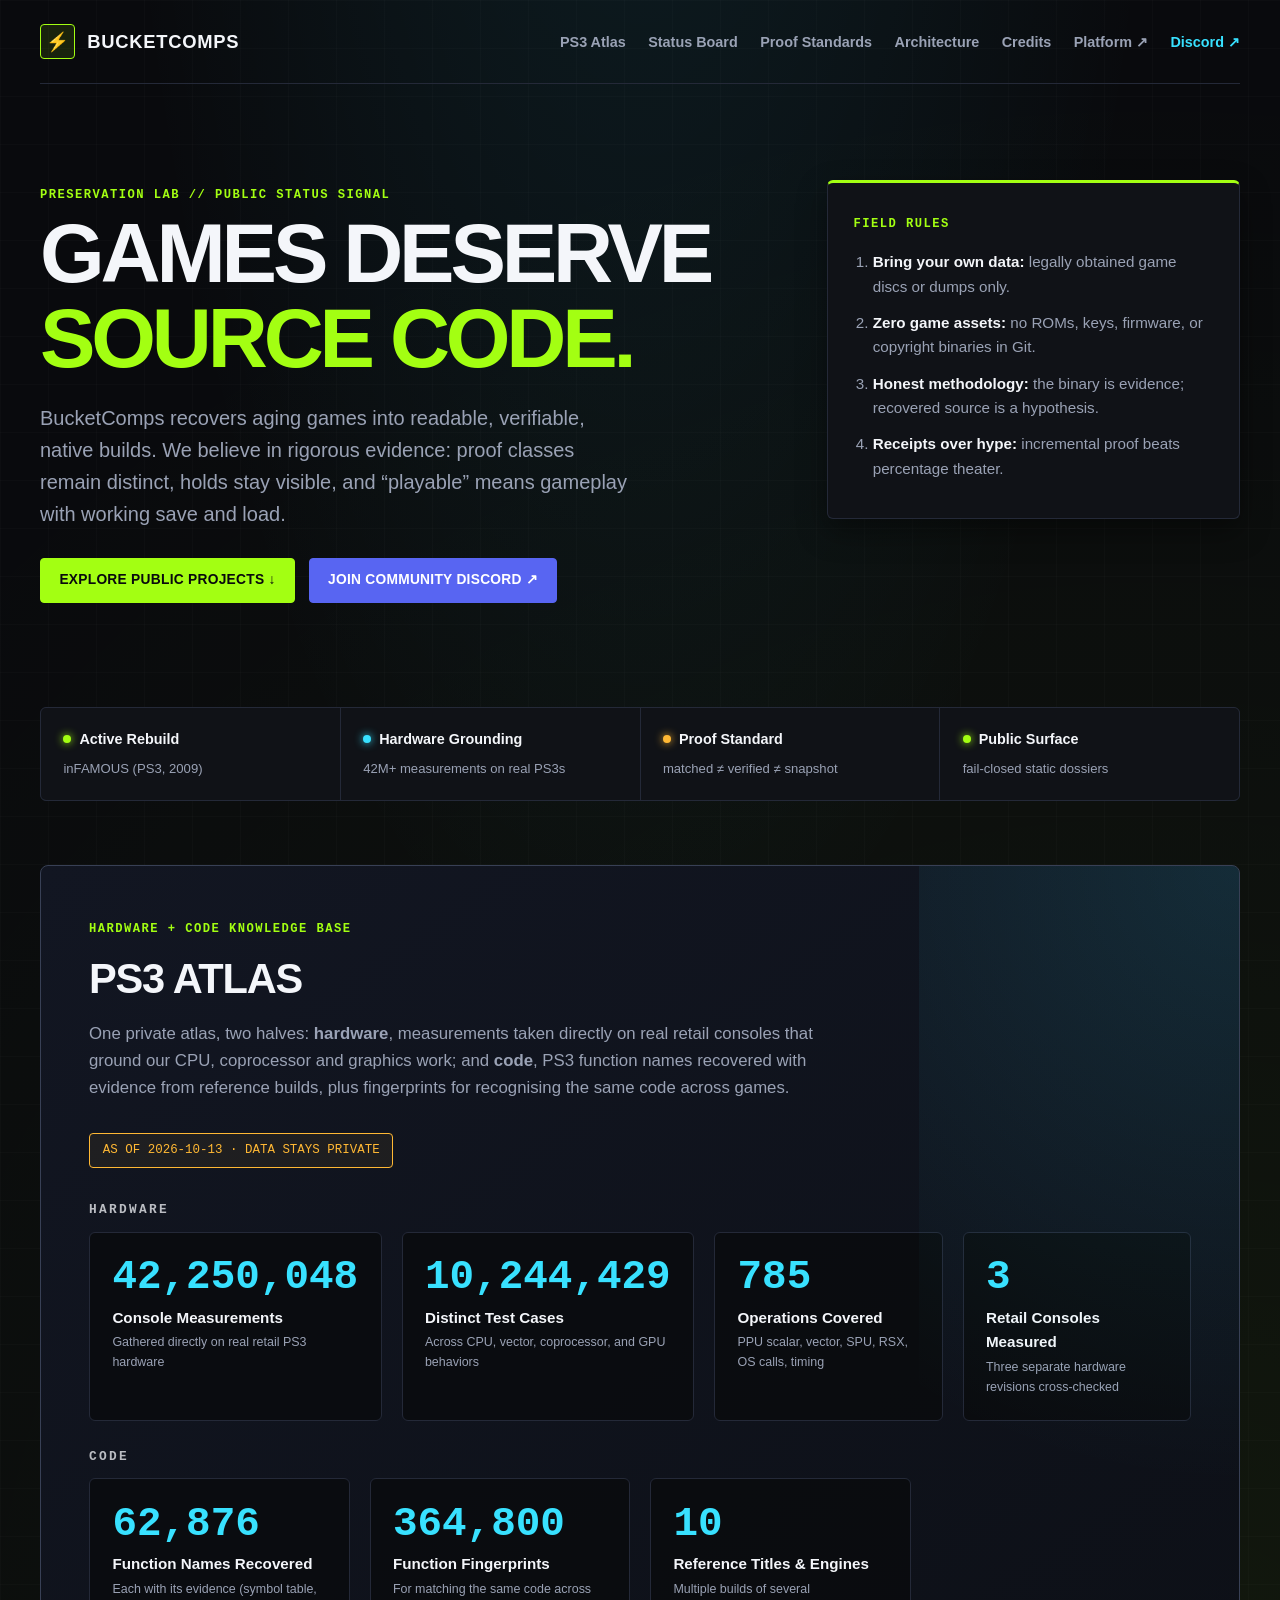
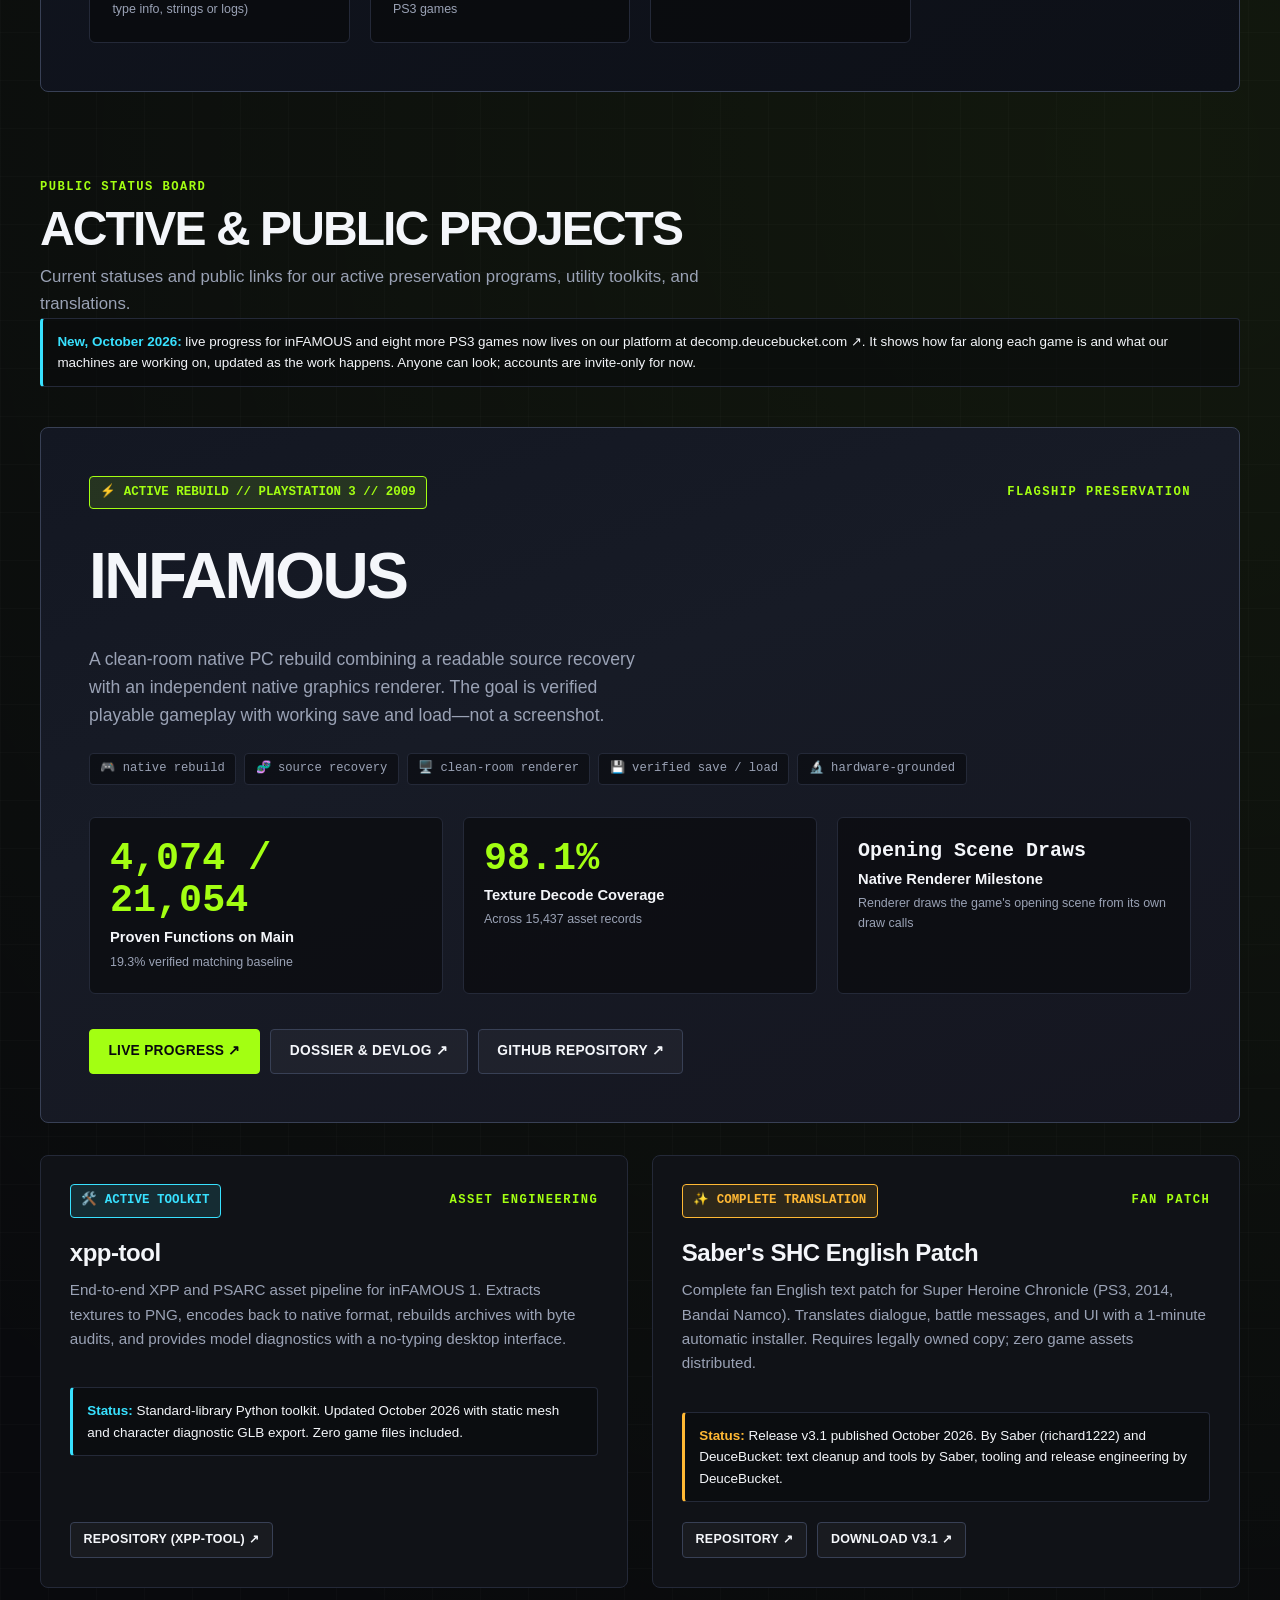
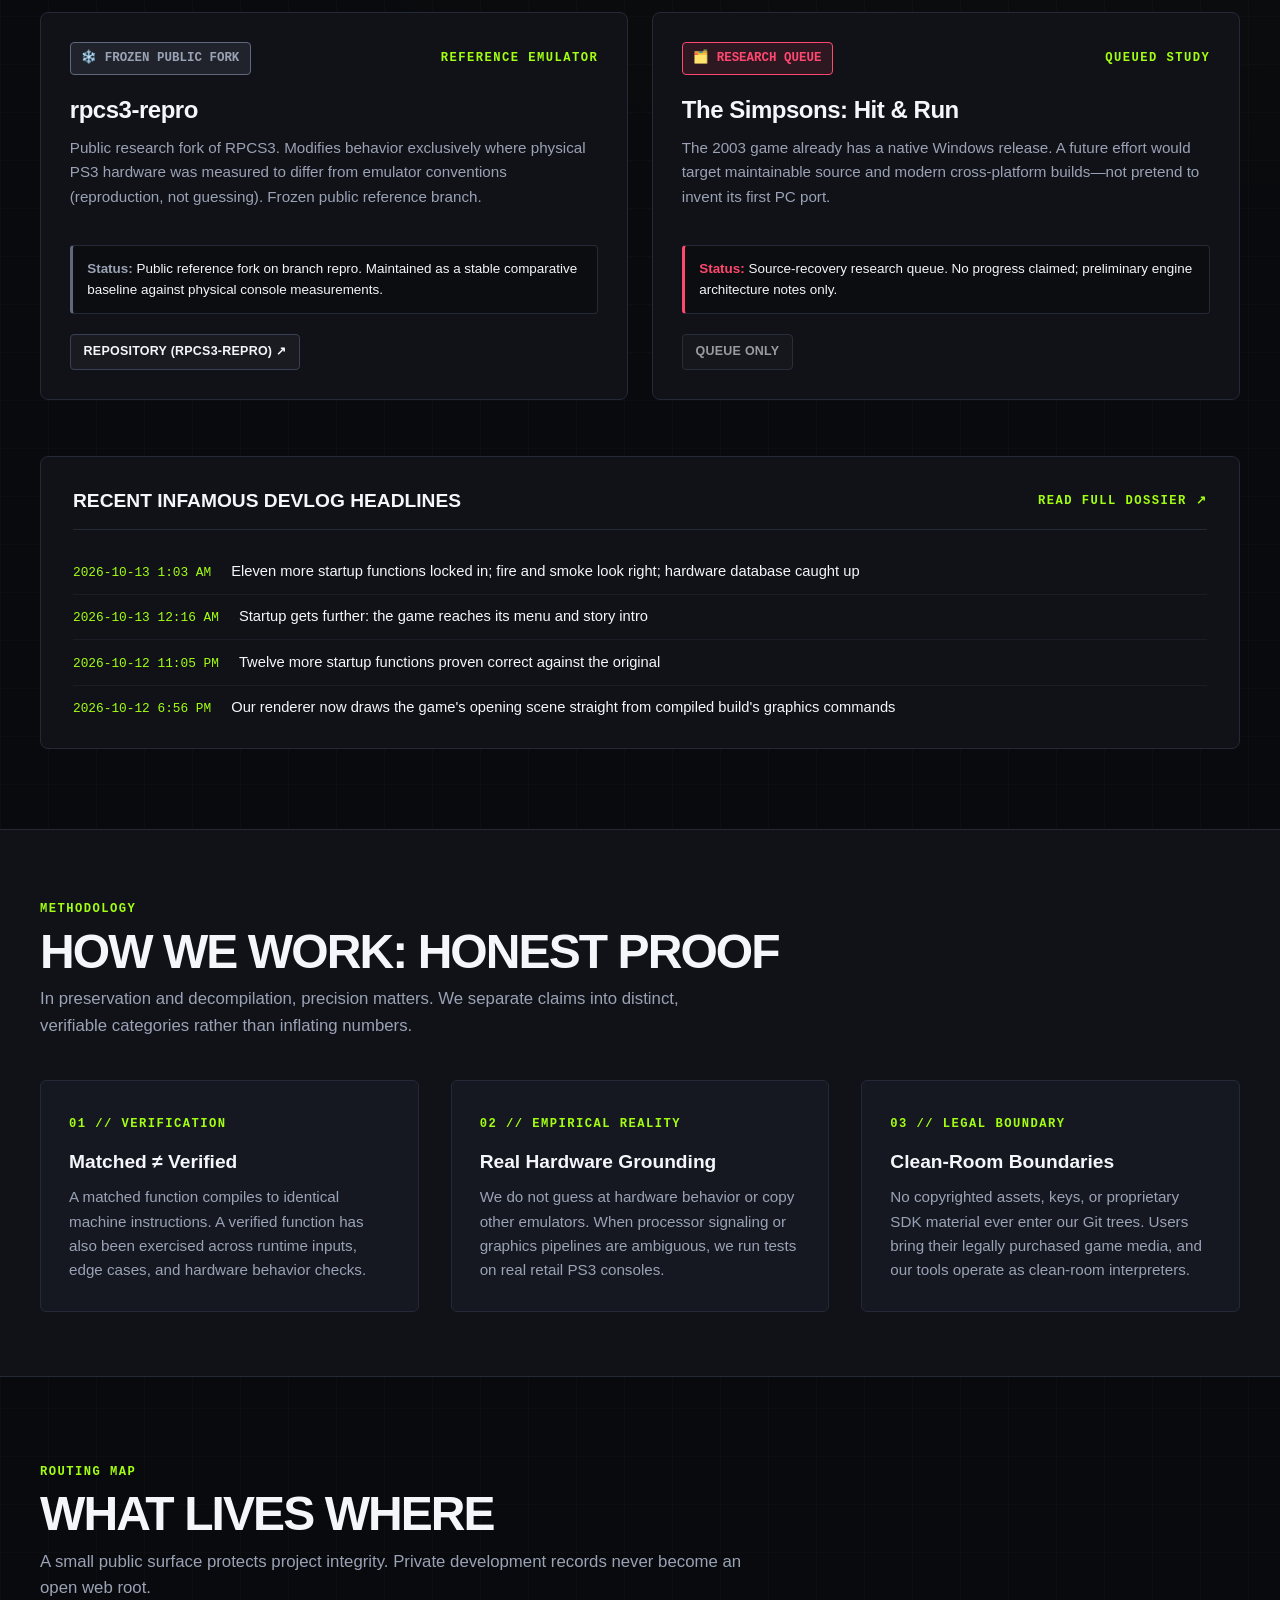
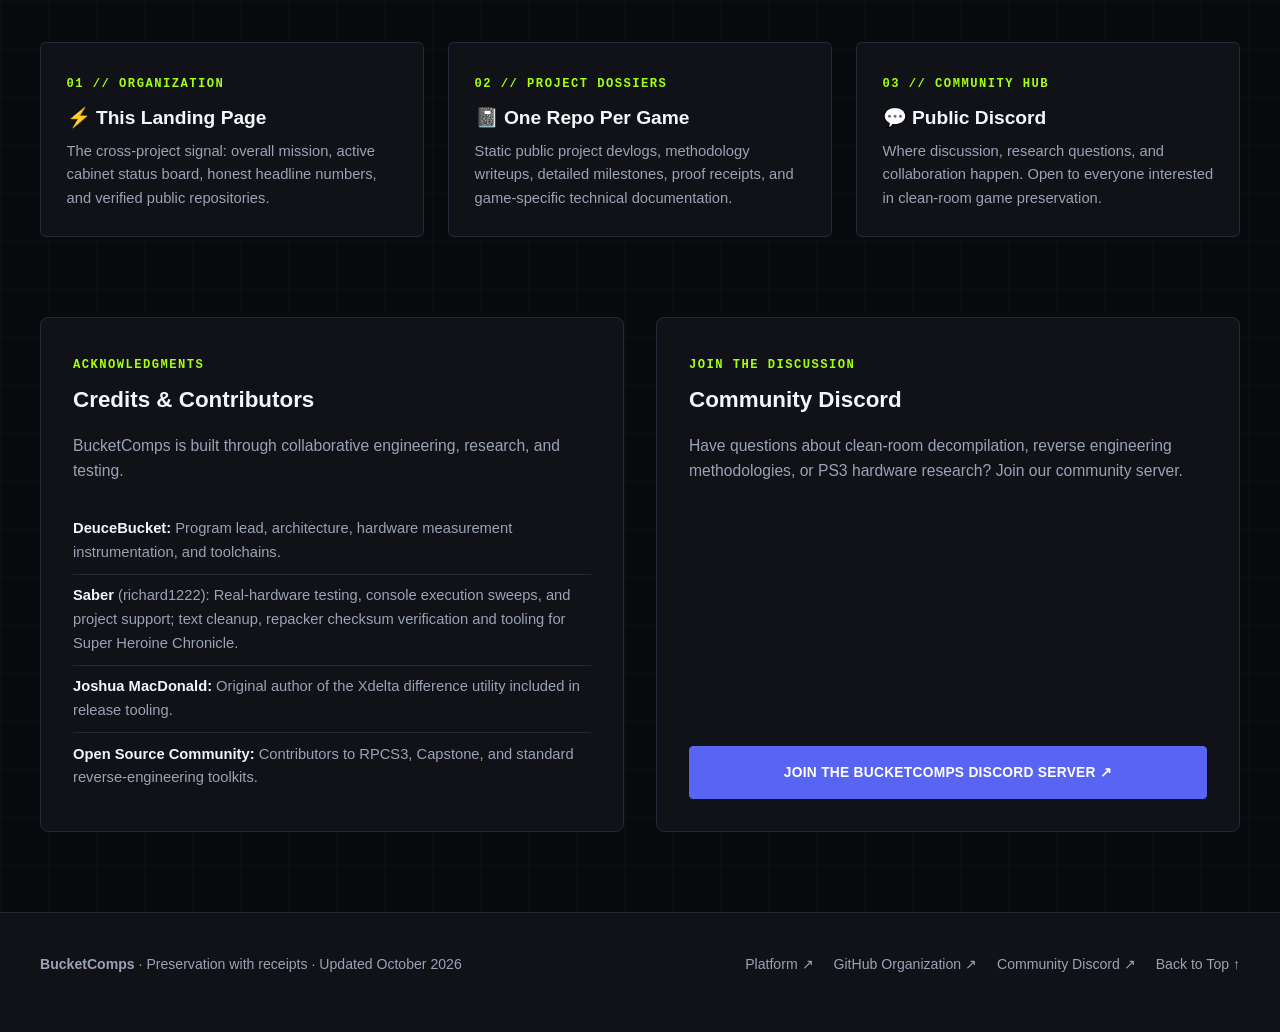
<file: site/index.html>
<!doctype html>
<html lang="en">
<head>
  <meta charset="utf-8">
  <meta name="viewport" content="width=device-width, initial-scale=1">
  <meta name="description" content="BucketComps is an independent reverse-engineering and preservation lab rebuilding aging games into verifiable native source.">
  <meta name="theme-color" content="#090a0d">
  <title>BucketComps ⚡ games deserve source code</title>
  <link rel="stylesheet" href="assets/site.css">
</head>
<body>
  <a class="skip" href="#main">Skip to main content</a>

  <header class="site-header shell">
    <a class="brand" href="./" aria-label="BucketComps home">
      <span class="brand-mark" aria-hidden="true">⚡</span>
      BucketComps
    </a>
    <nav class="primary-nav" aria-label="Primary navigation">
      <ul>
        <li><a href="#atlas">PS3 Atlas</a></li>
        <li><a href="#projects">Status Board</a></li>
        <li><a href="#principles">Proof Standards</a></li>
        <li><a href="#blueprint">Architecture</a></li>
        <li><a href="#community">Credits</a></li>
        <li><a href="https://decomp.deucebucket.com/">Platform ↗</a></li>
        <li><a class="nav-highlight" href="https://discord.gg/SJjcX5Yfuy">Discord ↗</a></li>
      </ul>
    </nav>
  </header>

  <main id="main">
    <!-- Hero -->
    <section class="hero shell" aria-labelledby="hero-title">
      <div class="hero-content">
        <div>
          <span class="eyebrow">preservation lab // public status signal</span>
          <h1 id="hero-title">Games deserve <span class="highlight-strike">source code.</span></h1>
          <p class="lede">BucketComps recovers aging games into readable, verifiable, native builds. We believe in rigorous evidence: proof classes remain distinct, holds stay visible, and “playable” means gameplay with working save and load.</p>
          <div class="hero-actions">
            <a class="btn btn-primary" href="#projects">Explore Public Projects ↓</a>
            <a class="btn btn-discord" href="https://discord.gg/SJjcX5Yfuy">Join Community Discord ↗</a>
          </div>
        </div>

        <aside class="field-rules" aria-label="Program field rules">
          <span class="label">field rules</span>
          <ol>
            <li><strong>Bring your own data:</strong> legally obtained game discs or dumps only.</li>
            <li><strong>Zero game assets:</strong> no ROMs, keys, firmware, or copyright binaries in Git.</li>
            <li><strong>Honest methodology:</strong> the binary is evidence; recovered source is a hypothesis.</li>
            <li><strong>Receipts over hype:</strong> incremental proof beats percentage theater.</li>
          </ol>
        </aside>
      </div>
    </section>

    <!-- Signal Bar -->
    <section class="signal-bar shell" aria-label="Live program status summary">
      <div class="signal-cell">
        <div class="signal-status"><span class="status-dot"></span> Active Rebuild</div>
        <span>inFAMOUS (PS3, 2009)</span>
      </div>
      <div class="signal-cell">
        <div class="signal-status"><span class="status-dot cyan"></span> Hardware Grounding</div>
        <span>42M+ measurements on real PS3s</span>
      </div>
      <div class="signal-cell">
        <div class="signal-status"><span class="status-dot amber"></span> Proof Standard</div>
        <span>matched ≠ verified ≠ snapshot</span>
      </div>
      <div class="signal-cell">
        <div class="signal-status"><span class="status-dot"></span> Public Surface</div>
        <span>fail-closed static dossiers</span>
      </div>
    </section>

    <!-- Atlas Section -->
    <section class="atlas-banner shell" id="atlas" aria-labelledby="atlas-title">
      <div class="atlas-card">
        <div class="atlas-header">
          <div>
            <span class="label">hardware + code knowledge base</span>
            <h2 class="atlas-title" id="atlas-title">PS3 Atlas</h2>
            <p class="atlas-desc">One private atlas, two halves: <strong>hardware</strong>, measurements taken directly on real retail consoles that ground our CPU, coprocessor and graphics work; and <strong>code</strong>, PS3 function names recovered with evidence from reference builds, plus fingerprints for recognising the same code across games.</p>
          </div>
          <div class="atlas-notice">
            <span>AS OF 2026-10-13 · DATA STAYS PRIVATE</span>
          </div>
        </div>

        <h3 class="atlas-subhead">Hardware</h3>
        <div class="atlas-grid">
          <div class="atlas-stat">
            <div class="atlas-stat-num">42,250,048</div>
            <div class="atlas-stat-label">Console Measurements</div>
            <div class="atlas-stat-sub">Gathered directly on real retail PS3 hardware</div>
          </div>
          <div class="atlas-stat">
            <div class="atlas-stat-num">10,244,429</div>
            <div class="atlas-stat-label">Distinct Test Cases</div>
            <div class="atlas-stat-sub">Across CPU, vector, coprocessor, and GPU behaviors</div>
          </div>
          <div class="atlas-stat">
            <div class="atlas-stat-num">785</div>
            <div class="atlas-stat-label">Operations Covered</div>
            <div class="atlas-stat-sub">PPU scalar, vector, SPU, RSX, OS calls, timing</div>
          </div>
          <div class="atlas-stat">
            <div class="atlas-stat-num">3</div>
            <div class="atlas-stat-label">Retail Consoles Measured</div>
            <div class="atlas-stat-sub">Three separate hardware revisions cross-checked</div>
          </div>
        </div>

        <h3 class="atlas-subhead">Code</h3>
        <div class="atlas-grid">
          <div class="atlas-stat">
            <div class="atlas-stat-num">62,876</div>
            <div class="atlas-stat-label">Function Names Recovered</div>
            <div class="atlas-stat-sub">Each with its evidence (symbol table, type info, strings or logs)</div>
          </div>
          <div class="atlas-stat">
            <div class="atlas-stat-num">364,800</div>
            <div class="atlas-stat-label">Function Fingerprints</div>
            <div class="atlas-stat-sub">For matching the same code across PS3 games</div>
          </div>
          <div class="atlas-stat">
            <div class="atlas-stat-num">10</div>
            <div class="atlas-stat-label">Reference Titles &amp; Engines</div>
            <div class="atlas-stat-sub">Multiple builds of several</div>
          </div>
        </div>
      </div>
    </section>

    <!-- Projects / Status Board -->
    <section class="projects-section shell" id="projects" aria-labelledby="projects-title">
      <header class="section-head">
        <span class="eyebrow">public status board</span>
        <h2 class="section-title" id="projects-title">Active &amp; Public Projects</h2>
        <p class="section-note">Current statuses and public links for our active preservation programs, utility toolkits, and translations.</p>
        <div class="status-callout">
          <strong>New, October 2026:</strong> live progress for inFAMOUS and eight more PS3 games now lives on our platform at <a href="https://decomp.deucebucket.com/">decomp.deucebucket.com ↗</a>. It shows how far along each game is and what our machines are working on, updated as the work happens. Anyone can look; accounts are invite-only for now.
        </div>
      </header>

      <!-- Featured Project: inFAMOUS -->
      <article class="feature-card">
        <div class="card-top">
          <span class="status-badge active">⚡ active rebuild // PlayStation 3 // 2009</span>
          <span class="label">flagship preservation</span>
        </div>

        <h3 class="feature-title">inFAMOUS</h3>
        <p class="feature-desc">A clean-room native PC rebuild combining a readable source recovery with an independent native graphics renderer. The goal is verified playable gameplay with working save and load—not a screenshot.</p>

        <div class="tag-row" aria-label="inFAMOUS project tags">
          <span class="tag">🎮 native rebuild</span>
          <span class="tag">🧬 source recovery</span>
          <span class="tag">🖥️ clean-room renderer</span>
          <span class="tag">💾 verified save / load</span>
          <span class="tag">🔬 hardware-grounded</span>
        </div>

        <div class="feature-metrics" aria-label="inFAMOUS current verified milestones">
          <div class="feature-metric">
            <div class="metric-val">4,074 / 21,054</div>
            <div class="metric-title">Proven Functions on Main</div>
            <div class="metric-note">19.3% verified matching baseline</div>
          </div>
          <div class="feature-metric">
            <div class="metric-val">98.1%</div>
            <div class="metric-title">Texture Decode Coverage</div>
            <div class="metric-note">Across 15,437 asset records</div>
          </div>
          <div class="feature-metric">
            <div class="metric-val text-val">Opening Scene Draws</div>
            <div class="metric-title">Native Renderer Milestone</div>
            <div class="metric-note">Renderer draws the game's opening scene from its own draw calls</div>
          </div>
        </div>

        <div class="card-actions">
          <a class="btn btn-primary" href="https://decomp.deucebucket.com/projects/infamous">Live Progress ↗</a>
          <a class="btn btn-secondary" href="https://bucketcomps.github.io/infamous/">Dossier &amp; Devlog ↗</a>
          <a class="btn btn-secondary" href="https://github.com/bucketcomps/infamous">GitHub Repository ↗</a>
        </div>
      </article>

      <!-- Secondary Projects Grid -->
      <div class="cards-grid">
        <!-- infamous-xpp-textures / xpp-tool -->
        <article class="project-card">
          <div class="project-card-header">
            <div class="card-top">
              <span class="status-badge tool">🛠️ active toolkit</span>
              <span class="label">asset engineering</span>
            </div>
            <h3 class="project-card-title">xpp-tool</h3>
            <p class="project-card-desc">End-to-end XPP and PSARC asset pipeline for inFAMOUS 1. Extracts textures to PNG, encodes back to native format, rebuilds archives with byte audits, and provides model diagnostics with a no-typing desktop interface.</p>
          </div>
          <div class="status-callout">
            <strong>Status:</strong> Standard-library Python toolkit. Updated October 2026 with static mesh and character diagnostic GLB export. Zero game files included.
          </div>
          <div class="card-actions">
            <a class="btn btn-secondary btn-sm" href="https://github.com/deucebucket/infamous-xpp-textures">Repository (xpp-tool) ↗</a>
          </div>
        </article>

        <!-- sabers-shc-english-patch -->
        <article class="project-card">
          <div class="project-card-header">
            <div class="card-top">
              <span class="status-badge patch">✨ complete translation</span>
              <span class="label">fan patch</span>
            </div>
            <h3 class="project-card-title">Saber's SHC English Patch</h3>
            <p class="project-card-desc">Complete fan English text patch for Super Heroine Chronicle (PS3, 2014, Bandai Namco). Translates dialogue, battle messages, and UI with a 1-minute automatic installer. Requires legally owned copy; zero game assets distributed.</p>
          </div>
          <div class="status-callout patch">
            <strong>Status:</strong> Release v3.1 published October 2026. By Saber (richard1222) and DeuceBucket: text cleanup and tools by Saber, tooling and release engineering by DeuceBucket.
          </div>
          <div class="card-actions">
            <a class="btn btn-secondary btn-sm" href="https://github.com/deucebucket/sabers-shc-english-patch">Repository ↗</a>
            <a class="btn btn-secondary btn-sm" href="https://github.com/deucebucket/sabers-shc-english-patch/releases/tag/v3.1">Download v3.1 ↗</a>
          </div>
        </article>

        <!-- rpcs3-repro -->
        <article class="project-card">
          <div class="project-card-header">
            <div class="card-top">
              <span class="status-badge frozen">❄️ frozen public fork</span>
              <span class="label">reference emulator</span>
            </div>
            <h3 class="project-card-title">rpcs3-repro</h3>
            <p class="project-card-desc">Public research fork of RPCS3. Modifies behavior exclusively where physical PS3 hardware was measured to differ from emulator conventions (reproduction, not guessing). Frozen public reference branch.</p>
          </div>
          <div class="status-callout frozen">
            <strong>Status:</strong> Public reference fork on branch repro. Maintained as a stable comparative baseline against physical console measurements.
          </div>
          <div class="card-actions">
            <a class="btn btn-secondary btn-sm" href="https://github.com/deucebucket/rpcs3-repro">Repository (rpcs3-repro) ↗</a>
          </div>
        </article>

        <!-- The Simpsons: Hit & Run (owner queue card) -->
        <article class="project-card">
          <div class="project-card-header">
            <div class="card-top">
              <span class="status-badge queue">🗂️ research queue</span>
              <span class="label">queued study</span>
            </div>
            <h3 class="project-card-title">The Simpsons: Hit &amp; Run</h3>
            <p class="project-card-desc">The 2003 game already has a native Windows release. A future effort would target maintainable source and modern cross-platform builds—not pretend to invent its first PC port.</p>
          </div>
          <div class="status-callout queue">
            <strong>Status:</strong> Source-recovery research queue. No progress claimed; preliminary engine architecture notes only.
          </div>
          <div class="card-actions">
            <span class="btn btn-secondary btn-sm" style="opacity: 0.6; cursor: default;">Queue Only</span>
          </div>
        </article>
      </div>

      <!-- Devlog Headlines Strip -->
      <aside class="devlog-strip" aria-label="Recent devlog headlines">
        <div class="devlog-strip-head">
          <h3>Recent inFAMOUS Devlog Headlines</h3>
          <a class="eyebrow" href="https://bucketcomps.github.io/infamous/">Read Full Dossier ↗</a>
        </div>
        <ul class="devlog-list">
          <li class="devlog-item">
            <span class="devlog-date">2026-10-13 1:03 AM</span>
            <span class="devlog-title">Eleven more startup functions locked in; fire and smoke look right; hardware database caught up</span>
          </li>
          <li class="devlog-item">
            <span class="devlog-date">2026-10-13 12:16 AM</span>
            <span class="devlog-title">Startup gets further: the game reaches its menu and story intro</span>
          </li>
          <li class="devlog-item">
            <span class="devlog-date">2026-10-12 11:05 PM</span>
            <span class="devlog-title">Twelve more startup functions proven correct against the original</span>
          </li>
          <li class="devlog-item">
            <span class="devlog-date">2026-10-12 6:56 PM</span>
            <span class="devlog-title">Our renderer now draws the game's opening scene straight from compiled build's graphics commands</span>
          </li>
        </ul>
      </aside>
    </section>

    <!-- Principles / Proof Vocabulary -->
    <section class="principles-section" id="principles" aria-labelledby="principles-title">
      <div class="shell">
        <header class="section-head">
          <span class="eyebrow">methodology</span>
          <h2 class="section-title" id="principles-title">How We Work: Honest Proof</h2>
          <p class="section-note">In preservation and decompilation, precision matters. We separate claims into distinct, verifiable categories rather than inflating numbers.</p>
        </header>

        <div class="principles-grid">
          <article class="principle-card">
            <span class="label">01 // verification</span>
            <h3>Matched ≠ Verified</h3>
            <p>A matched function compiles to identical machine instructions. A verified function has also been exercised across runtime inputs, edge cases, and hardware behavior checks.</p>
          </article>

          <article class="principle-card">
            <span class="label">02 // empirical reality</span>
            <h3>Real Hardware Grounding</h3>
            <p>We do not guess at hardware behavior or copy other emulators. When processor signaling or graphics pipelines are ambiguous, we run tests on real retail PS3 consoles.</p>
          </article>

          <article class="principle-card">
            <span class="label">03 // legal boundary</span>
            <h3>Clean-Room Boundaries</h3>
            <p>No copyrighted assets, keys, or proprietary SDK material ever enter our Git trees. Users bring their legally purchased game media, and our tools operate as clean-room interpreters.</p>
          </article>
        </div>
      </div>
    </section>

    <!-- Blueprint / Architecture -->
    <section class="blueprint-section shell" id="blueprint" aria-labelledby="blueprint-title">
      <header class="section-head">
        <span class="eyebrow">routing map</span>
        <h2 class="section-title" id="blueprint-title">What Lives Where</h2>
        <p class="section-note">A small public surface protects project integrity. Private development records never become an open web root.</p>
      </header>

      <div class="blueprint-grid">
        <article class="blueprint-card">
          <span class="label">01 // organization</span>
          <h3>⚡ This Landing Page</h3>
          <p>The cross-project signal: overall mission, active cabinet status board, honest headline numbers, and verified public repositories.</p>
        </article>

        <article class="blueprint-card">
          <span class="label">02 // project dossiers</span>
          <h3>📓 One Repo Per Game</h3>
          <p>Static public project devlogs, methodology writeups, detailed milestones, proof receipts, and game-specific technical documentation.</p>
        </article>

        <article class="blueprint-card">
          <span class="label">03 // community hub</span>
          <h3>💬 Public Discord</h3>
          <p>Where discussion, research questions, and collaboration happen. Open to everyone interested in clean-room game preservation.</p>
        </article>
      </div>
    </section>

    <!-- Credits & Community -->
    <section class="community-section shell" id="community" aria-labelledby="community-title">
      <div class="community-grid">
        <article class="community-panel">
          <span class="eyebrow">acknowledgments</span>
          <h3 id="community-title">Credits &amp; Contributors</h3>
          <p>BucketComps is built through collaborative engineering, research, and testing.</p>

          <ul class="credits-list">
            <li><strong>DeuceBucket:</strong> Program lead, architecture, hardware measurement instrumentation, and toolchains.</li>
            <li><strong>Saber</strong> (richard1222): Real-hardware testing, console execution sweeps, and project support; text cleanup, repacker checksum verification and tooling for Super Heroine Chronicle.</li>
            <li><strong>Joshua MacDonald:</strong> Original author of the Xdelta difference utility included in release tooling.</li>
            <li><strong>Open Source Community:</strong> Contributors to RPCS3, Capstone, and standard reverse-engineering toolkits.</li>
          </ul>
        </article>

        <article class="community-panel" style="display: flex; flex-direction: column; justify-content: space-between;">
          <div>
            <span class="eyebrow">join the discussion</span>
            <h3>Community Discord</h3>
            <p>Have questions about clean-room decompilation, reverse engineering methodologies, or PS3 hardware research? Join our community server.</p>
          </div>
          <div>
            <a class="btn btn-discord" style="width: 100%; text-align: center; justify-content: center; padding-block: 0.9rem;" href="https://discord.gg/SJjcX5Yfuy">
              Join the BucketComps Discord Server ↗
            </a>
          </div>
        </article>
      </div>
    </section>
  </main>

  <footer class="site-footer">
    <div class="shell footer-content">
      <div>
        <strong>BucketComps</strong> · Preservation with receipts · Updated October 2026
      </div>
      <div class="footer-links">
        <a href="https://decomp.deucebucket.com/">Platform ↗</a>
        <a href="https://github.com/bucketcomps">GitHub Organization ↗</a>
        <a href="https://discord.gg/SJjcX5Yfuy">Community Discord ↗</a>
        <a href="#main">Back to Top ↑</a>
      </div>
    </div>
  </footer>
</body>
</html>
</file>
<file: site/assets/site.css>
:root {
  color-scheme: dark;
  --ink: #f4f6fa;
  --muted: #9aa2b5;
  --faint: #60687d;
  --void: #090a0d;
  --surface: #101217;
  --card: #151821;
  --card-hover: #1b1f2b;
  --line: #242938;
  --line-strong: #384055;
  --volt: #a3ff12;
  --cyan: #38e1ff;
  --amber: #ffb834;
  --ruby: #ff476f;
  --max: 1200px;
  --font-sans: -apple-system, BlinkMacSystemFont, "Segoe UI", Roboto, Oxygen, Ubuntu, Cantarell, "Helvetica Neue", sans-serif;
  --font-mono: ui-monospace, SFMono-Regular, Menlo, Monaco, Consolas, "Liberation Mono", "Courier New", monospace;
  font-family: var(--font-sans);
}

* {
  box-sizing: border-box;
}

html {
  scroll-behavior: smooth;
}

body {
  margin: 0;
  background-color: var(--void);
  background-image:
    radial-gradient(ellipse 60% 40% at 50% -10%, rgb(56 225 255 / 10%), transparent 70%),
    radial-gradient(circle at 90% 30%, rgb(163 255 18 / 6%), transparent 40%),
    linear-gradient(to right, rgb(255 255 255 / 1.5%) 1px, transparent 1px),
    linear-gradient(to bottom, rgb(255 255 255 / 1.5%) 1px, transparent 1px);
  background-size: 100% 100%, 100% 100%, 48px 48px, 48px 48px;
  color: var(--ink);
  min-width: 320px;
  line-height: 1.6;
}

a {
  color: inherit;
  text-decoration: none;
}

a:focus-visible,
button:focus-visible {
  outline: 2px solid var(--cyan);
  outline-offset: 4px;
}

.skip {
  position: fixed;
  left: 1rem;
  top: 1rem;
  z-index: 100;
  padding: 0.8rem 1.2rem;
  background: var(--volt);
  color: var(--void);
  font-weight: 700;
  font-size: 0.9rem;
  border-radius: 4px;
  transform: translateY(-200%);
  transition: transform 0.2s ease;
}

.skip:focus {
  transform: translateY(0);
}

.shell {
  width: min(calc(100% - 2.5rem), var(--max));
  margin-inline: auto;
}

/* Header */
.site-header {
  display: flex;
  align-items: center;
  justify-content: space-between;
  gap: 1.5rem;
  padding-block: 1.5rem;
  border-bottom: 1px solid var(--line);
}

.brand {
  display: inline-flex;
  align-items: center;
  gap: 0.75rem;
  font-weight: 800;
  font-size: 1.15rem;
  letter-spacing: 0.04em;
  text-transform: uppercase;
  color: var(--ink);
}

.brand-mark {
  display: grid;
  place-items: center;
  width: 2.2rem;
  height: 2.2rem;
  background: rgb(163 255 18 / 10%);
  border: 1px solid var(--volt);
  color: var(--volt);
  border-radius: 4px;
}

.primary-nav ul {
  display: flex;
  align-items: center;
  gap: 1.4rem;
  margin: 0;
  padding: 0;
  list-style: none;
}

.primary-nav a {
  color: var(--muted);
  font-size: 0.9rem;
  font-weight: 600;
  transition: color 0.15s ease;
}

.primary-nav a:hover {
  color: var(--ink);
}

.nav-highlight {
  color: var(--cyan) !important;
  display: inline-flex;
  align-items: center;
  gap: 0.35rem;
}

/* Typography Helpers */
.eyebrow,
.label {
  display: inline-block;
  color: var(--volt);
  font-family: var(--font-mono);
  font-size: 0.76rem;
  font-weight: 700;
  letter-spacing: 0.12em;
  text-transform: uppercase;
}

.section-head {
  margin-bottom: 2.5rem;
}

.section-title {
  margin-top: 0.35rem;
  margin-bottom: 0.5rem;
  font-size: clamp(2rem, 4vw, 3rem);
  font-weight: 800;
  letter-spacing: -0.04em;
  line-height: 1.1;
  text-transform: uppercase;
}

.section-note {
  margin: 0;
  max-width: 44rem;
  color: var(--muted);
  font-size: 1.05rem;
}

/* Hero */
.hero {
  padding-block: clamp(3.5rem, 8vw, 6rem) clamp(2.5rem, 6vw, 4rem);
}

.hero-content {
  display: grid;
  grid-template-columns: minmax(0, 1.4fr) minmax(19rem, 0.8fr);
  gap: clamp(2rem, 5vw, 4.5rem);
  align-items: start;
}

h1 {
  margin-top: 0.4rem;
  margin-bottom: 1.25rem;
  font-size: clamp(2.8rem, 6.5vw, 5.2rem);
  font-weight: 900;
  letter-spacing: -0.05em;
  line-height: 1.02;
  text-transform: uppercase;
}

.highlight-strike {
  color: var(--volt);
}

.lede {
  margin: 0 0 1.75rem;
  color: var(--muted);
  font-size: clamp(1.05rem, 1.8vw, 1.25rem);
  line-height: 1.6;
  max-width: 54ch;
}

.hero-actions {
  display: flex;
  flex-wrap: wrap;
  gap: 0.85rem;
}

.field-rules {
  background: var(--surface);
  border: 1px solid var(--line);
  border-top: 3px solid var(--volt);
  padding: 1.6rem;
  border-radius: 6px;
  box-shadow: 0 12px 30px rgb(0 0 0 / 40%);
}

.field-rules ol {
  margin: 1rem 0 0;
  padding-left: 1.2rem;
}

.field-rules li {
  margin-block: 0.75rem;
  color: var(--muted);
  font-size: 0.95rem;
}

.field-rules li strong {
  color: var(--ink);
}

/* Signal Bar */
.signal-bar {
  display: grid;
  grid-template-columns: repeat(4, 1fr);
  gap: 1px;
  background: var(--line);
  border: 1px solid var(--line);
  margin-block: 2.5rem 4rem;
  border-radius: 6px;
  overflow: hidden;
}

.signal-cell {
  background: var(--surface);
  padding: 1.25rem 1.4rem;
}

.signal-status {
  display: flex;
  align-items: center;
  gap: 0.5rem;
  font-size: 0.9rem;
  font-weight: 700;
  color: var(--ink);
  margin-bottom: 0.25rem;
}

.status-dot {
  width: 8px;
  height: 8px;
  border-radius: 50%;
  background: var(--volt);
  box-shadow: 0 0 8px var(--volt);
}

.status-dot.amber {
  background: var(--amber);
  box-shadow: 0 0 8px var(--amber);
}

.status-dot.cyan {
  background: var(--cyan);
  box-shadow: 0 0 8px var(--cyan);
}

.signal-cell span {
  font-size: 0.82rem;
  color: var(--muted);
}

/* Atlas Banner */
.atlas-banner {
  margin-bottom: 5rem;
}

.atlas-card {
  background: linear-gradient(145deg, #121622, #0d1017);
  border: 1px solid var(--line-strong);
  border-radius: 8px;
  padding: clamp(1.8rem, 4vw, 3rem);
  position: relative;
  overflow: hidden;
}

.atlas-card::after {
  content: "";
  position: absolute;
  top: 0;
  right: 0;
  width: 320px;
  height: 100%;
  background: radial-gradient(circle at 100% 0%, rgb(56 225 255 / 12%), transparent 70%);
  pointer-events: none;
}

.atlas-header {
  display: flex;
  justify-content: space-between;
  align-items: flex-start;
  gap: 2rem;
  flex-wrap: wrap;
  margin-bottom: 2rem;
}

.atlas-title {
  margin: 0.4rem 0 0.5rem;
  font-size: clamp(1.8rem, 3.5vw, 2.6rem);
  letter-spacing: -0.03em;
  font-weight: 800;
  text-transform: uppercase;
}

.atlas-desc {
  margin: 0;
  max-width: 48rem;
  color: var(--muted);
  font-size: 1.05rem;
}

.atlas-notice {
  font-family: var(--font-mono);
  font-size: 0.78rem;
  padding: 0.4rem 0.8rem;
  border: 1px solid var(--amber);
  color: var(--amber);
  border-radius: 4px;
  background: rgb(255 184 52 / 6%);
}

.atlas-grid {
  display: grid;
  grid-template-columns: repeat(4, 1fr);
  gap: 1.25rem;
}

.atlas-stat {
  background: rgb(9 10 13 / 80%);
  border: 1px solid var(--line);
  padding: 1.4rem;
  border-radius: 6px;
}

.atlas-stat-num {
  font-size: clamp(1.8rem, 3.2vw, 2.6rem);
  font-weight: 900;
  font-family: var(--font-mono);
  color: var(--cyan);
  line-height: 1.1;
  margin-bottom: 0.35rem;
}

.atlas-stat-label {
  color: var(--ink);
  font-weight: 600;
  font-size: 0.95rem;
  margin-bottom: 0.2rem;
}

.atlas-stat-sub {
  color: var(--muted);
  font-size: 0.78rem;
}

/* Projects Section */
.projects-section {
  padding-bottom: 5rem;
}

/* Feature Project: inFAMOUS */
.feature-card {
  background: linear-gradient(160deg, #131722, #171b26 40%, #151620);
  border: 1px solid var(--line-strong);
  border-radius: 8px;
  padding: clamp(1.8rem, 4vw, 3rem);
  margin-bottom: 2rem;
  position: relative;
  overflow: hidden;
}

.card-top {
  display: flex;
  justify-content: space-between;
  align-items: center;
  gap: 1rem;
  flex-wrap: wrap;
  margin-bottom: 1rem;
}

.status-badge {
  display: inline-flex;
  align-items: center;
  gap: 0.4rem;
  font-family: var(--font-mono);
  font-size: 0.78rem;
  font-weight: 700;
  padding: 0.35rem 0.65rem;
  border-radius: 4px;
  text-transform: uppercase;
}

.status-badge.active {
  background: rgb(163 255 18 / 12%);
  border: 1px solid var(--volt);
  color: var(--volt);
}

.status-badge.tool {
  background: rgb(56 225 255 / 12%);
  border: 1px solid var(--cyan);
  color: var(--cyan);
}

.status-badge.patch {
  background: rgb(255 184 52 / 12%);
  border: 1px solid var(--amber);
  color: var(--amber);
}

.status-badge.frozen {
  background: rgb(96 104 125 / 20%);
  border: 1px solid var(--faint);
  color: var(--muted);
}

.status-badge.queue {
  background: rgb(255 71 111 / 12%);
  border: 1px solid var(--ruby);
  color: var(--ruby);
}

.feature-title {
  font-size: clamp(2.4rem, 5vw, 4rem);
  font-weight: 900;
  letter-spacing: -0.04em;
  margin: 0.2rem 0 0.8rem;
  text-transform: uppercase;
}

.feature-desc {
  max-width: 58ch;
  color: var(--muted);
  font-size: 1.1rem;
  margin-bottom: 1.5rem;
}

.tag-row {
  display: flex;
  flex-wrap: wrap;
  gap: 0.5rem;
  margin-bottom: 2rem;
}

.tag {
  background: rgb(0 0 0 / 40%);
  border: 1px solid var(--line);
  color: var(--muted);
  font-family: var(--font-mono);
  font-size: 0.76rem;
  padding: 0.3rem 0.65rem;
  border-radius: 4px;
}

.feature-metrics {
  display: grid;
  grid-template-columns: repeat(3, 1fr);
  gap: 1.25rem;
  margin-block: 1.5rem 2.2rem;
}

.feature-metric {
  background: rgb(9 10 13 / 70%);
  border: 1px solid var(--line);
  padding: 1.25rem;
  border-radius: 6px;
}

.metric-val {
  font-size: clamp(1.8rem, 3vw, 2.4rem);
  font-weight: 900;
  font-family: var(--font-mono);
  color: var(--volt);
  line-height: 1.1;
  margin-bottom: 0.25rem;
}

.metric-val.text-val {
  font-size: 1.25rem;
  color: var(--ink);
  line-height: 1.3;
}

.metric-title {
  color: var(--ink);
  font-weight: 600;
  font-size: 0.92rem;
  margin-bottom: 0.2rem;
}

.metric-note {
  color: var(--muted);
  font-size: 0.78rem;
}

/* Secondary Grid */
.cards-grid {
  display: grid;
  grid-template-columns: repeat(2, 1fr);
  gap: 1.5rem;
}

.project-card {
  background: var(--surface);
  border: 1px solid var(--line);
  border-radius: 8px;
  padding: 1.8rem;
  display: flex;
  flex-direction: column;
  justify-content: space-between;
  transition: transform 0.15s ease, border-color 0.15s ease;
}

.project-card:hover {
  border-color: var(--line-strong);
  background: var(--card);
}

.project-card-header {
  margin-bottom: 1.25rem;
}

.project-card-title {
  font-size: 1.5rem;
  font-weight: 800;
  margin: 0.6rem 0 0.4rem;
  letter-spacing: -0.02em;
}

.project-card-desc {
  color: var(--muted);
  font-size: 0.95rem;
  margin: 0 0 1rem;
}

.status-callout {
  background: rgb(9 10 13 / 60%);
  border: 1px solid var(--line);
  border-left: 3px solid var(--cyan);
  padding: 0.75rem 0.9rem;
  border-radius: 4px;
  font-size: 0.84rem;
  color: var(--ink);
  margin-bottom: 1.25rem;
}

.status-callout strong {
  color: var(--cyan);
  font-weight: 700;
}

.status-callout.patch {
  border-left-color: var(--amber);
}

.status-callout.patch strong {
  color: var(--amber);
}

.status-callout.frozen {
  border-left-color: var(--faint);
}

.status-callout.frozen strong {
  color: var(--muted);
}

.status-callout.queue {
  border-left-color: var(--ruby);
}

.status-callout.queue strong {
  color: var(--ruby);
}

.card-actions {
  display: flex;
  flex-wrap: wrap;
  gap: 0.65rem;
  margin-top: auto;
}

/* Devlog Headlines Box */
.devlog-strip {
  margin-top: 3.5rem;
  background: var(--surface);
  border: 1px solid var(--line);
  border-radius: 8px;
  padding: 1.8rem 2rem;
}

.devlog-strip-head {
  display: flex;
  justify-content: space-between;
  align-items: center;
  margin-bottom: 1.25rem;
  border-bottom: 1px solid var(--line);
  padding-bottom: 0.75rem;
}

.devlog-strip-head h3 {
  margin: 0;
  font-size: 1.2rem;
  font-weight: 800;
  text-transform: uppercase;
}

.devlog-list {
  list-style: none;
  margin: 0;
  padding: 0;
}

.devlog-item {
  display: flex;
  gap: 1.25rem;
  align-items: baseline;
  padding-block: 0.65rem;
  border-bottom: 1px solid rgb(36 41 56 / 50%);
  font-size: 0.92rem;
}

.devlog-item:last-child {
  border-bottom: none;
  padding-bottom: 0;
}

.devlog-date {
  font-family: var(--font-mono);
  font-size: 0.8rem;
  color: var(--volt);
  white-space: nowrap;
}

.devlog-title {
  color: var(--ink);
}

/* Principles / How We Work */
.principles-section {
  padding-block: 4rem;
  background: var(--surface);
  border-block: 1px solid var(--line);
}

.principles-grid {
  display: grid;
  grid-template-columns: repeat(3, 1fr);
  gap: 2rem;
  margin-top: 2rem;
}

.principle-card {
  background: var(--card);
  border: 1px solid var(--line);
  padding: 1.75rem;
  border-radius: 6px;
}

.principle-card h3 {
  font-size: 1.2rem;
  font-weight: 800;
  margin: 0.75rem 0 0.5rem;
}

.principle-card p {
  color: var(--muted);
  font-size: 0.95rem;
  margin: 0;
}

/* Routing / Blueprint */
.blueprint-section {
  padding-block: 5rem;
}

.blueprint-grid {
  display: grid;
  grid-template-columns: repeat(3, 1fr);
  gap: 1.5rem;
  margin-top: 2rem;
}

.blueprint-card {
  background: var(--surface);
  border: 1px solid var(--line);
  border-radius: 6px;
  padding: 1.6rem;
  position: relative;
}

.blueprint-card h3 {
  font-size: 1.2rem;
  margin: 0.5rem 0 0.4rem;
}

.blueprint-card p {
  color: var(--muted);
  font-size: 0.92rem;
  margin: 0;
}

/* Credits & Community */
.community-section {
  padding-bottom: 5rem;
}

.community-grid {
  display: grid;
  grid-template-columns: 1fr 1fr;
  gap: 2rem;
}

.community-panel {
  background: var(--surface);
  border: 1px solid var(--line);
  border-radius: 8px;
  padding: 2rem;
}

.community-panel h3 {
  font-size: 1.4rem;
  margin: 0.4rem 0 0.8rem;
}

.community-panel p {
  color: var(--muted);
  font-size: 0.98rem;
  margin-bottom: 1.5rem;
}

.credits-list {
  list-style: none;
  padding: 0;
  margin: 0;
}

.credits-list li {
  padding-block: 0.6rem;
  border-bottom: 1px solid var(--line);
  font-size: 0.92rem;
  color: var(--muted);
}

.credits-list li strong {
  color: var(--ink);
}

.credits-list li:last-child {
  border-bottom: none;
}

/* Buttons */
.btn {
  display: inline-flex;
  align-items: center;
  justify-content: center;
  gap: 0.4rem;
  padding: 0.65rem 1.15rem;
  font-size: 0.86rem;
  font-weight: 700;
  letter-spacing: 0.02em;
  text-transform: uppercase;
  border-radius: 4px;
  transition: all 0.15s ease;
  cursor: pointer;
}

.btn-primary {
  background: var(--volt);
  color: var(--void);
  border: 1px solid var(--volt);
}

.btn-primary:hover {
  background: #b5ff2e;
  box-shadow: 0 0 12px rgb(163 255 18 / 35%);
}

.btn-secondary {
  background: rgb(255 255 255 / 4%);
  color: var(--ink);
  border: 1px solid var(--line-strong);
}

.btn-secondary:hover {
  background: rgb(255 255 255 / 10%);
  border-color: var(--muted);
}

.btn-discord {
  background: #5865F2;
  color: #fff;
  border: 1px solid #5865F2;
}

.btn-discord:hover {
  background: #4752c4;
  box-shadow: 0 0 12px rgb(88 101 242 / 40%);
}

.btn-sm {
  padding: 0.45rem 0.8rem;
  font-size: 0.78rem;
}

/* Footer */
.site-footer {
  border-top: 1px solid var(--line);
  padding-block: 2.5rem 3.5rem;
  background: var(--surface);
}

.footer-content {
  display: flex;
  justify-content: space-between;
  align-items: center;
  flex-wrap: wrap;
  gap: 1.5rem;
  font-size: 0.88rem;
  color: var(--muted);
}

.footer-links {
  display: flex;
  gap: 1.25rem;
}

.footer-links a:hover {
  color: var(--ink);
}

/* Responsive */
@media (max-width: 960px) {
  .hero-content {
    grid-template-columns: 1fr;
  }
  .signal-bar {
    grid-template-columns: repeat(2, 1fr);
  }
  .atlas-grid {
    grid-template-columns: repeat(2, 1fr);
  }
  .feature-metrics {
    grid-template-columns: 1fr;
  }
  .cards-grid {
    grid-template-columns: 1fr;
  }
  .principles-grid,
  .blueprint-grid,
  .community-grid {
    grid-template-columns: 1fr;
  }
}

@media (max-width: 600px) {
  .shell {
    width: min(calc(100% - 1.5rem), var(--max));
  }
  .site-header {
    flex-direction: column;
    align-items: flex-start;
  }
  .primary-nav ul {
    flex-wrap: wrap;
    gap: 0.85rem;
  }
  .signal-bar {
    grid-template-columns: 1fr;
  }
  .atlas-grid {
    grid-template-columns: 1fr;
  }
  .devlog-item {
    flex-direction: column;
    gap: 0.25rem;
  }
  .footer-content {
    flex-direction: column;
    align-items: flex-start;
  }
}

@media (prefers-reduced-motion: reduce) {
  html {
    scroll-behavior: auto;
  }
  * {
    transition: none !important;
  }
}

.atlas-subhead{margin:1.6rem 0 .7rem;font-size:.8rem;letter-spacing:.18em;text-transform:uppercase;opacity:.75;font-family:ui-monospace,SFMono-Regular,Menlo,monospace}
</file>
